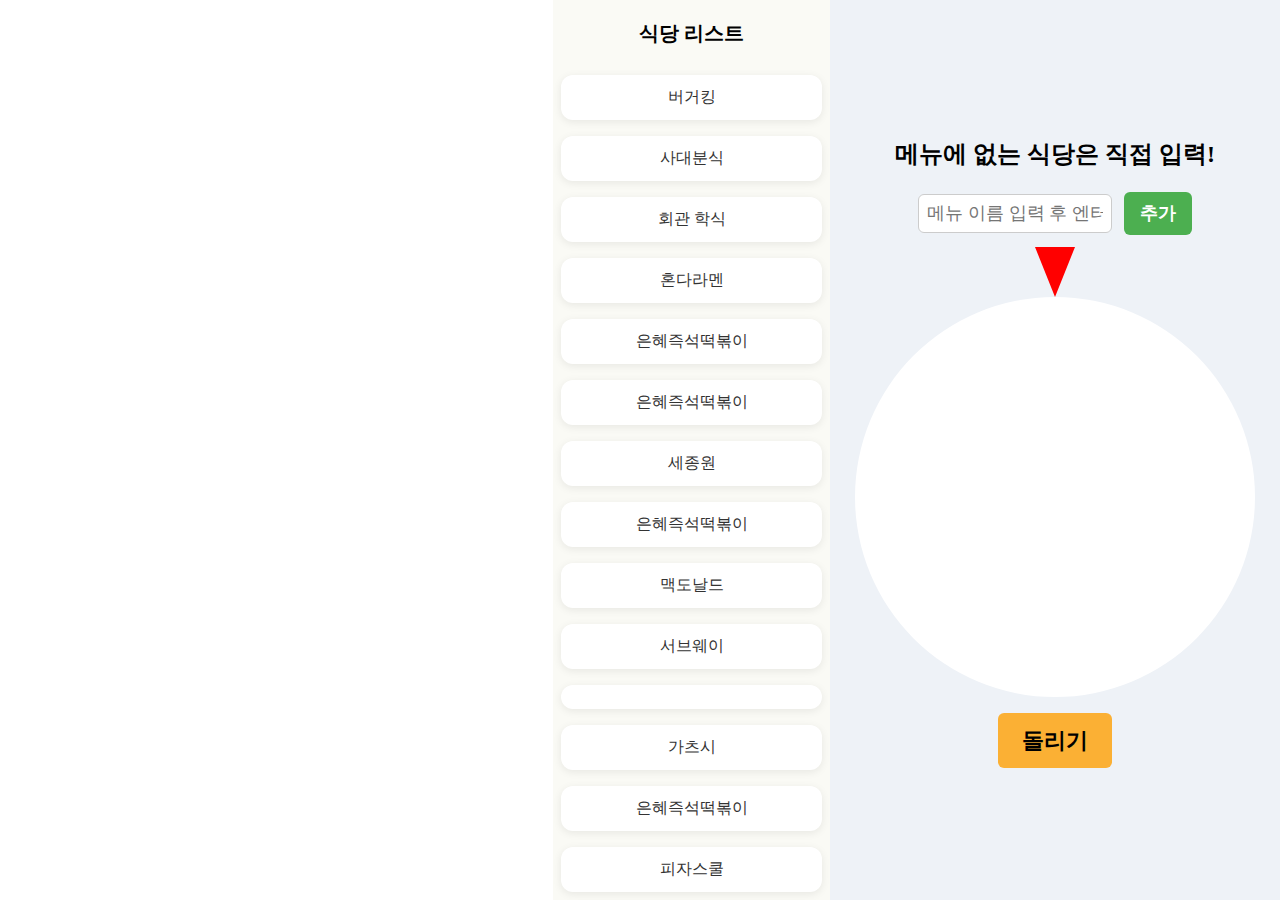
<file: index.html>
<!DOCTYPE html>
<html lang="en">
<head>
    <meta charset="UTF-8">
    <meta name="viewport" content="width=device-width, initial-scale=1.0">
    <title>sejong_restaurant</title>
    <link rel="stylesheet" href="./css/index.css">
    <script type="text/javascript" src="https://oapi.map.naver.com/openapi/v3/maps.js?ncpKeyId=2qz7uouu7w"></script>
</head>
<body>
    <div class="main-container">
        <div class="map-container">
            <div id="map"></div>
        </div>
        <div class="restaurant-list-layout">
            <div class="list-text">식당 리스트</div>
            <div class="restaurant-list">
                <!--식당 아이템 들어옴-->
            </div>
        </div>
        <div class="recommend-borad">
            <div id="container">
                <h2>메뉴에 없는 식당은 직접 입력!</h2>
                <div id="inputArea">
                    <input id="menuInput" placeholder="메뉴 이름 입력 후 엔터 또는 추가 버튼 클릭" autocomplete="off" />
                    <button id="addBtn">추가</button>
                </div>
                <div id="menuList"></div>
                <div id="pointer"></div>
                <canvas id="roulette" width="400" height="400"></canvas>
                <button id="spinBtn">돌리기</button>
            </div>
        </div>
    </div>
    <script src="./js/recommendBoard.js"></script>
    <script src="./js/map.js"></script>
    <script src="./js/restaurant.js"></script>
</body>
</html>
</file>
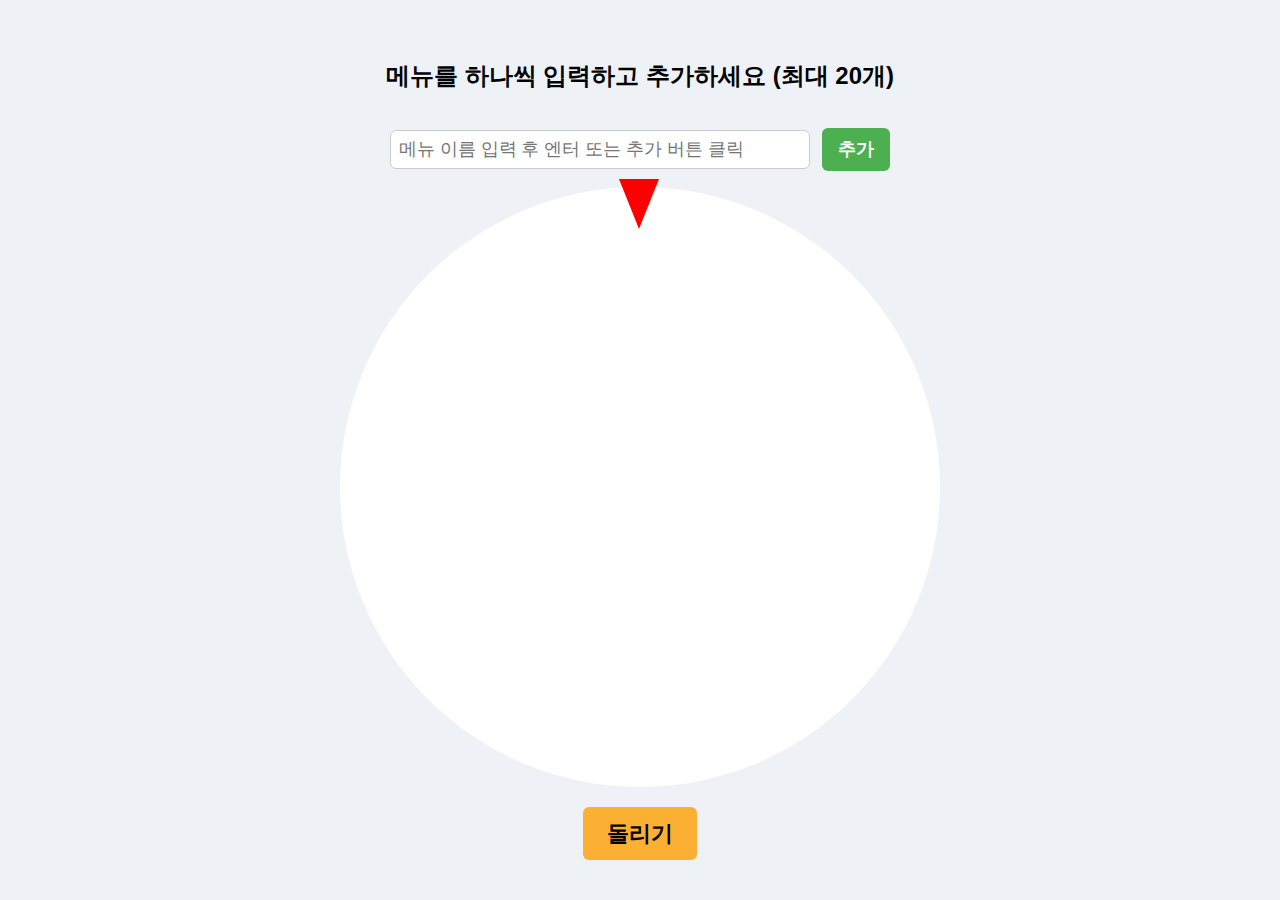
<file: 돌림판3.html>
<!DOCTYPE html>
<html lang="ko">
<head>
<meta charset="UTF-8" />
<title>돌림판</title>
<style>
  *{font-family:Pretendard,sans-serif;box-sizing:border-box;}
  body{background:#eef2f7;margin:0;height:100vh;display:flex;justify-content:center;align-items:center;}
  #container{text-align:center;position:relative;max-width:700px;}
  canvas{margin-top:1rem;transition:2s ease;border-radius:50%;background:#fff;}
  button{
    background:#fbb034;margin-top:1rem;padding:0.7rem 1.5rem;border:none;
    font-size:1.4rem;font-weight:700;border-radius:6px;cursor:pointer;
    transition:.2s background,.2s color;
  }
  button:active{background:#444;color:#fff;}
  #pointer{
    position:absolute;top:17%;left:47%;
    transform:translate(calc(-50% -200px),calc(-35px + 100px)) rotate(0deg);
    width:0;height:0;
    border-left:20px solid transparent;
    border-right:20px solid transparent;
    border-top:50px solid red;
    z-index:10;
  }
  #inputArea{margin-top:10px;}
  #menuInput{
    width:60%;padding:.5rem;font-size:1.1rem;border-radius:6px;border:1px solid #ccc;
    box-sizing:border-box;
  }
  #addBtn{
    padding:.6rem 1rem;margin-left:8px;font-size:1.1rem;border-radius:6px;
    border:none;background:#4caf50;color:#fff;cursor:pointer;
    transition:.2s background;
  }
  #addBtn:hover{background:#45a049;}
  #menuList{display:none;margin-top:10px;min-height:24px;font-size:1.1rem;color:#333;}
  #menuList span{
    display:inline-block;background:#fbb034;color:#fff;padding:4px 10px;border-radius:15px;
    margin:3px 5px 3px 0;user-select:none;
  }
</style>
</head>
<body>
<div id="container">
  <h2>메뉴를 하나씩 입력하고 추가하세요 (최대 20개)</h2>
  <div id="inputArea">
    <input id="menuInput" placeholder="메뉴 이름 입력 후 엔터 또는 추가 버튼 클릭" autocomplete="off" />
    <button id="addBtn">추가</button>
  </div>
  <div id="menuList"></div>
  <div id="pointer"></div>
  <canvas id="roulette" width="600" height="600"></canvas>
  <button id="spinBtn">돌리기</button>
</div>
<script>
  const canvas=document.getElementById("roulette"),
        ctx=canvas.getContext("2d"),
        menuInput=document.getElementById("menuInput"),
        addBtn=document.getElementById("addBtn"),
        menuList=document.getElementById("menuList"),
        spinBtn=document.getElementById("spinBtn");

  let menuItems=[],colors=[];

  const genColors=()=>menuItems.map(_=>`rgb(${100+Math.random()*155|0},${100+Math.random()*155|0},${100+Math.random()*155|0})`);

  function drawWheel(){
    ctx.clearRect(0,0,canvas.width,canvas.height);
    if(!menuItems.length)return;

    const cx=canvas.width/2, cy=canvas.height/2,
          arc=(Math.PI*2)/menuItems.length,
          startAngle=Math.PI/2;

    colors=genColors();

    menuItems.forEach((item,i)=>{
      const start=startAngle+arc*i,
            end=startAngle+arc*(i+1);
      ctx.beginPath();
      ctx.fillStyle=colors[i];
      ctx.moveTo(cx,cy);
      ctx.arc(cx,cy,cx,start,end);
      ctx.fill();
      ctx.closePath();

      const angle=startAngle+arc*(i+0.5);
      ctx.save();
      ctx.translate(cx+Math.cos(angle)*(cx-60),cy+Math.sin(angle)*(cy-60));
      ctx.rotate(angle+Math.PI/2);
      ctx.fillStyle="#fff";
      ctx.font="16px Pretendard,sans-serif";
      ctx.textAlign="center";
      ctx.textBaseline="middle";
      ctx.fillText(item,0,0);
      ctx.restore();
    });
  }

  function addMenuItem(){
    const val=menuInput.value.trim();
    if(!val)return alert("메뉴 이름을 입력하세요.");
    if(menuItems.length>=20)return alert("메뉴는 최대 20개까지 추가할 수 있습니다.");

    menuItems.push(val);
    menuInput.value="";
    drawWheel();
  }

  function spinWheel(){
    if(!menuItems.length)return alert("먼저 메뉴를 추가하세요!");
    canvas.style.transition="none";
    canvas.style.transform="rotate(0deg)";
    const anglePer=360/menuItems.length;
    const randomIndex=Math.floor(Math.random()*menuItems.length);
    const randomOffset=Math.random()*anglePer;
    const finalAngle=(randomIndex*anglePer)+3600+randomOffset;
    setTimeout(()=>{
      canvas.style.transition="2s ease";
      canvas.style.transform=`rotate(${finalAngle}deg)`;
    },20);
  }

  addBtn.onclick=addMenuItem;
  menuInput.onkeydown=e=>{if(e.key==="Enter"){e.preventDefault();addMenuItem();}};
  spinBtn.onclick=spinWheel;

  drawWheel();
</script>
</body>
</html>
</file>
<file: css/index.css>
body {
    margin: 0px;
    height: 100vh;
}
/*메인 container*/

.main-container {
    display: flex;
    height: 100%;
}
.map-container {
    flex:2;
    height: 100%;
}
.restaurant-list-layout {
    flex:1;
    display: flex;
    flex-direction: column;
    align-items: center;
    background-color: #FAFAF5;
    height: 100vh;
}
.recommend-borad {
    width:450px;
    background:#eef2f7;
    margin:0;
    height:100%;
    display:flex;
    justify-content:center;
    align-items:center; 
    padding:0;
}

/*restaurant-list style*/
.list-text {
    font-weight: 900;
    font-size: 20px;
    padding: 20px;
}

.restaurant-list {
    display:flex;
    flex-direction: column;
    align-items: center;
    width: 100%;
    overflow-y: scroll;
}
.restaurant-list-item {
    background-color: #ffffff; /* 흰색 배경으로 깔끔하게 */
    margin: 8px auto;
    padding: 12px 20px;
    width: 80%;
    max-width: 500px;
    height: auto;
    text-align: center;
    border-radius: 12px;
    box-shadow: 0 2px 8px rgba(0, 0, 0, 0.08); /* 부드럽고 얕은 그림자 */
    font-size: 16px;
    font-weight: 500;
    color: #333;
    transition: all 0.2s ease;
    cursor: pointer;
}
.restaurant-list-item:hover {
    box-shadow: 0 4px 12px rgba(0, 0, 0, 0.12);
    transform: translateY(-2px);
}


/*지도 css*/
#map {
    width: 100%;
    height: 100%;
}

/* 룰렛 css*/
#roulette {
    width: 400px;
    height: 400px;
    transform-origin: center center;
    display: block;
    margin: 0 auto;
    will-change: transform;
    contain: strict;
    flex: 0 0 400px;
}
#container {
    display: flex;
    flex-direction: column;
    text-align:center;
    align-items: center;
    justify-content: center;
    height: 100%;
}
#container h2 {
    margin-top: 5px;
    margin-bottom: 5px;
    flex: 0 0 33px;
}
canvas {
    margin-top:25%;
    transition:2s ease;
    border-radius:50%;
    background:#fff;
}
button {
    background:#fbb034;margin-top:1rem;padding:0.7rem 1.5rem;border:none;
    font-size:1.4rem;font-weight:700;border-radius:6px;cursor:pointer;
    transition:.2s,.2s color;
    flex: 0 0 55px;
}
button:active {background:#444;color:#fff;}
#pointer {
    transform:translate(calc(-50% -200px),calc(-35px + 100px)) rotate(0deg);
    width:0;
    height:0;
    border-left:20px solid transparent;
    border-right:20px solid transparent;
    border-top:50px solid red;
    z-index:10;
    flex: 0 0 0;
}
#inputArea {
    margin-bottom:10px;
    flex: 0 0 61px;
}
#menuInput {
    width:60%;padding:.5rem;font-size:1.1rem;border-radius:6px;border:1px solid #ccc;
    box-sizing:border-box;
}
#addBtn {
    padding:.6rem 1rem;margin-left:8px;font-size:1.1rem;border-radius:6px;
    border:none;background:#4caf50;color:#fff;cursor:pointer;
    transition:.2s;
}
#addBtn:hover {background:#45a049;}
#menuList {display:none;margin-top:10px;min-height:24px;font-size:1.1rem;color:#333;}
#menuList span {
    display:inline-block;
    background:#fbb034;
    color:#fff;
    padding:4px 10px;
    border-radius:15px;
    margin:3px 5px 3px 0;
    user-select:none;
}
</file>
